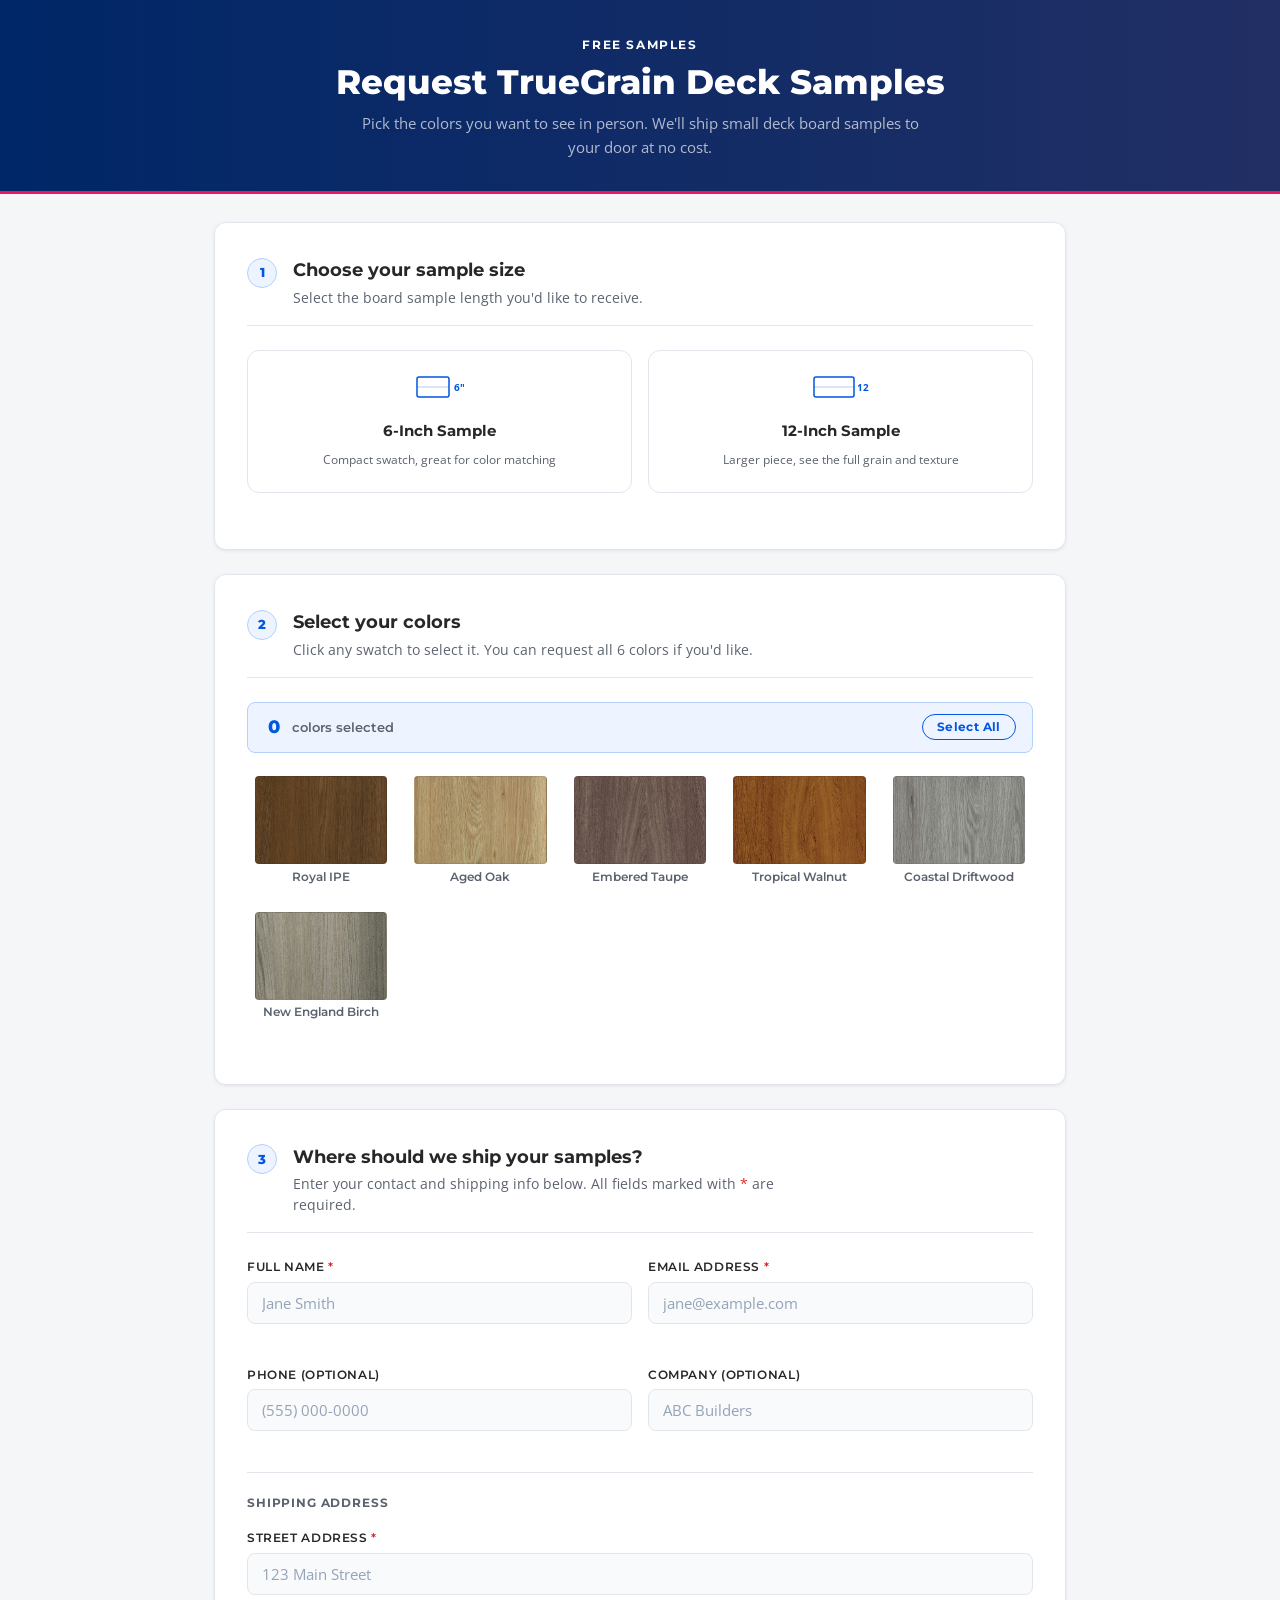
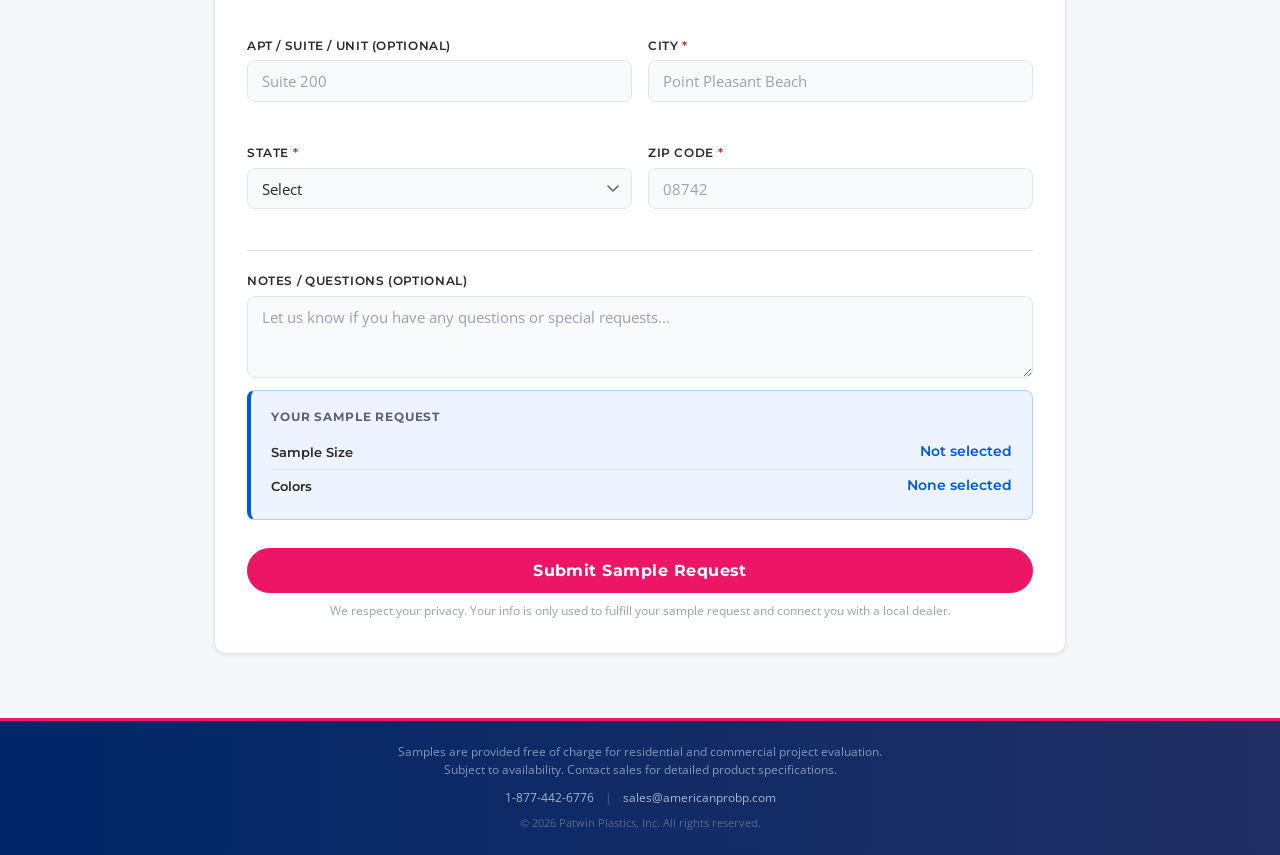
<file: index.html>
<!DOCTYPE html>
<html lang="en">
<head>
  <meta charset="UTF-8" />
  <meta name="viewport" content="width=device-width, initial-scale=1.0" />
  <meta name="description" content="Request free TrueGrain Decking samples. Choose your colors and sample size, and we'll ship them to you at no cost." />
  <meta property="og:title" content="TrueGrain Decking Sample Request" />
  <meta property="og:description" content="Request free deck board samples in the TrueGrain colors you love. Choose 6-inch or 12-inch samples." />
  <meta property="og:type" content="website" />
  <title>TrueGrain Decking Sample Request</title>
  <link rel="preconnect" href="https://fonts.googleapis.com" />
  <link rel="preconnect" href="https://fonts.gstatic.com" crossorigin />
  <link href="https://fonts.googleapis.com/css2?family=Montserrat:wght@400;500;600;700;800&family=Open+Sans:wght@400;500;600&display=swap" rel="stylesheet" />
  <link rel="stylesheet" href="css/style.css" />
</head>
<body>



  <!-- HERO -->
  <section class="hero">
    <div class="hero-inner">
      <p class="hero-eyebrow">Free Samples</p>
      <h1 class="hero-title">Request TrueGrain Deck Samples</h1>
      <p class="hero-sub">Pick the colors you want to see in person. We'll ship small deck board samples to your door at no cost.</p>
    </div>
  </section>

  <!-- MAIN FORM -->
  <main class="form-wrapper">

    <!-- STEP 1: SAMPLE SIZE -->
    <section class="form-card" id="section-size">
      <div class="step-header">
        <div class="step-icon">1</div>
        <div>
          <h2 class="step-title">Choose your sample size</h2>
          <p class="step-desc">Select the board sample length you'd like to receive.</p>
        </div>
      </div>
      <div class="size-grid" id="size-grid" role="radiogroup" aria-label="Sample size selection">
        <div class="size-card" data-size="6" tabindex="0" role="radio" aria-checked="false">
          <div class="size-icon">
            <svg width="48" height="28" viewBox="0 0 48 28" fill="none" xmlns="http://www.w3.org/2000/svg">
              <rect x="1" y="4" width="32" height="20" rx="2" stroke="currentColor" stroke-width="1.5" fill="none"/>
              <line x1="1" y1="14" x2="33" y2="14" stroke="currentColor" stroke-width="0.75" opacity="0.4"/>
              <text x="38" y="18" font-size="10" font-weight="700" fill="currentColor">6"</text>
            </svg>
          </div>
          <span class="size-label">6-Inch Sample</span>
          <span class="size-detail">Compact swatch, great for color matching</span>
        </div>
        <div class="size-card" data-size="12" tabindex="0" role="radio" aria-checked="false">
          <div class="size-icon">
            <svg width="56" height="28" viewBox="0 0 56 28" fill="none" xmlns="http://www.w3.org/2000/svg">
              <rect x="1" y="4" width="40" height="20" rx="2" stroke="currentColor" stroke-width="1.5" fill="none"/>
              <line x1="1" y1="14" x2="41" y2="14" stroke="currentColor" stroke-width="0.75" opacity="0.4"/>
              <text x="44" y="18" font-size="10" font-weight="700" fill="currentColor">12"</text>
            </svg>
          </div>
          <span class="size-label">12-Inch Sample</span>
          <span class="size-detail">Larger piece, see the full grain and texture</span>
        </div>
      </div>
      <span class="form-error" id="size-error"></span>
    </section>

    <!-- STEP 2: COLOR SELECTION -->
    <section class="form-card" id="section-colors">
      <div class="step-header">
        <div class="step-icon">2</div>
        <div>
          <h2 class="step-title">Select your colors</h2>
          <p class="step-desc">Click any swatch to select it. You can request all 6 colors if you'd like.</p>
        </div>
      </div>
      <div class="selection-count" id="selection-count">
        <span class="count-num" id="count-num">0</span>
        <span class="count-text" id="count-text">colors selected</span>
        <button class="btn-select-all" id="btn-select-all" type="button">Select All</button>
      </div>
      <div class="swatch-grid" id="color-swatch-grid" role="group" aria-label="Color selection"></div>
      <span class="form-error" id="color-error"></span>
    </section>

    <!-- STEP 3: YOUR INFO -->
    <section class="form-card" id="section-info">
      <div class="step-header">
        <div class="step-icon">3</div>
        <div>
          <h2 class="step-title">Where should we ship your samples?</h2>
          <p class="step-desc">Enter your contact and shipping info below. All fields marked with <span class="required-star">*</span> are required.</p>
        </div>
      </div>

      <form id="sample-form" novalidate>
        <div class="form-row">
          <div class="form-group">
            <label class="form-label" for="sample-name">Full Name <span class="required-star">*</span></label>
            <input class="form-input" type="text" id="sample-name" placeholder="Jane Smith" autocomplete="name" />
            <span class="form-error" id="sample-name-error"></span>
          </div>
          <div class="form-group">
            <label class="form-label" for="sample-email">Email Address <span class="required-star">*</span></label>
            <input class="form-input" type="email" id="sample-email" placeholder="jane@example.com" autocomplete="email" />
            <span class="form-error" id="sample-email-error"></span>
          </div>
        </div>
        <div class="form-row">
          <div class="form-group">
            <label class="form-label" for="sample-phone">Phone (optional)</label>
            <input class="form-input" type="tel" id="sample-phone" placeholder="(555) 000-0000" autocomplete="tel" />
            <span class="form-error" id="sample-phone-error"></span>
          </div>
          <div class="form-group">
            <label class="form-label" for="sample-company">Company (optional)</label>
            <input class="form-input" type="text" id="sample-company" placeholder="ABC Builders" autocomplete="organization" />
          </div>
        </div>

        <div class="divider"></div>

        <p class="section-subhead">Shipping Address</p>

        <div class="form-row">
          <div class="form-group form-group--full">
            <label class="form-label" for="sample-address">Street Address <span class="required-star">*</span></label>
            <input class="form-input" type="text" id="sample-address" placeholder="123 Main Street" autocomplete="street-address" />
            <span class="form-error" id="sample-address-error"></span>
          </div>
        </div>
        <div class="form-row">
          <div class="form-group">
            <label class="form-label" for="sample-address2">Apt / Suite / Unit (optional)</label>
            <input class="form-input" type="text" id="sample-address2" placeholder="Suite 200" autocomplete="address-line2" />
          </div>
          <div class="form-group">
            <label class="form-label" for="sample-city">City <span class="required-star">*</span></label>
            <input class="form-input" type="text" id="sample-city" placeholder="Point Pleasant Beach" autocomplete="address-level2" />
            <span class="form-error" id="sample-city-error"></span>
          </div>
        </div>
        <div class="form-row form-row--three">
          <div class="form-group">
            <label class="form-label" for="sample-state">State <span class="required-star">*</span></label>
            <select class="form-input form-select" id="sample-state" autocomplete="address-level1">
              <option value="">Select</option>
              <option value="AL">AL</option><option value="AK">AK</option><option value="AZ">AZ</option>
              <option value="AR">AR</option><option value="CA">CA</option><option value="CO">CO</option>
              <option value="CT">CT</option><option value="DE">DE</option><option value="FL">FL</option>
              <option value="GA">GA</option><option value="HI">HI</option><option value="ID">ID</option>
              <option value="IL">IL</option><option value="IN">IN</option><option value="IA">IA</option>
              <option value="KS">KS</option><option value="KY">KY</option><option value="LA">LA</option>
              <option value="ME">ME</option><option value="MD">MD</option><option value="MA">MA</option>
              <option value="MI">MI</option><option value="MN">MN</option><option value="MS">MS</option>
              <option value="MO">MO</option><option value="MT">MT</option><option value="NE">NE</option>
              <option value="NV">NV</option><option value="NH">NH</option><option value="NJ">NJ</option>
              <option value="NM">NM</option><option value="NY">NY</option><option value="NC">NC</option>
              <option value="ND">ND</option><option value="OH">OH</option><option value="OK">OK</option>
              <option value="OR">OR</option><option value="PA">PA</option><option value="RI">RI</option>
              <option value="SC">SC</option><option value="SD">SD</option><option value="TN">TN</option>
              <option value="TX">TX</option><option value="UT">UT</option><option value="VT">VT</option>
              <option value="VA">VA</option><option value="WA">WA</option><option value="WV">WV</option>
              <option value="WI">WI</option><option value="WY">WY</option><option value="DC">DC</option>
            </select>
            <span class="form-error" id="sample-state-error"></span>
          </div>
          <div class="form-group">
            <label class="form-label" for="sample-zip">ZIP Code <span class="required-star">*</span></label>
            <input class="form-input" type="text" id="sample-zip" placeholder="08742" maxlength="10" autocomplete="postal-code" />
            <span class="form-error" id="sample-zip-error"></span>
          </div>
        </div>

        <div class="divider"></div>

        <div class="form-group">
          <label class="form-label" for="sample-notes">Notes / Questions (optional)</label>
          <textarea class="form-input form-textarea" id="sample-notes" rows="3" placeholder="Let us know if you have any questions or special requests..."></textarea>
        </div>

        <!-- SUMMARY -->
        <div class="summary-block" id="summary-block">
          <h3 class="summary-title">Your sample request</h3>
          <div class="summary-row">
            <span class="summary-label">Sample Size</span>
            <span class="summary-value" id="summary-size">Not selected</span>
          </div>
          <div class="summary-row">
            <span class="summary-label">Colors</span>
            <span class="summary-value" id="summary-colors">None selected</span>
          </div>
        </div>

        <button class="btn btn-cta" type="submit" id="sample-submit">Submit Sample Request</button>
        <p class="lead-privacy">We respect your privacy. Your info is only used to fulfill your sample request and connect you with a local dealer.</p>
      </form>

      <!-- SUCCESS MESSAGE -->
      <div class="lead-success" id="form-success" style="display:none;">
        <div class="success-icon">&#10003;</div>
        <h3 class="success-title">Sample request submitted!</h3>
        <p class="success-body">We'll get your samples in the mail shortly. Keep an eye on your inbox for a shipping confirmation.</p>
        <button class="btn btn-primary" id="btn-new-request" style="margin-top:1.25rem;">Submit Another Request</button>
      </div>
    </section>

  </main>

  <!-- FOOTER -->
  <footer class="site-footer">
    <div class="footer-inner">

      <p class="footer-note">Samples are provided free of charge for residential and commercial project evaluation. Subject to availability. Contact sales for detailed product specifications.</p>
      <div class="footer-contact">
        <span>1-877-442-6776</span>
        <span class="footer-sep">|</span>
        <a href="mailto:sales@americanprobp.com">sales@americanprobp.com</a>
      </div>
      <p class="footer-copy">&copy; <span id="footer-year"></span> Patwin Plastics, Inc. All rights reserved.</p>
    </div>
  </footer>

  <div class="toast" id="toast" role="alert" aria-live="assertive"></div>

  <script src="js/app.js"></script>
  <script>document.getElementById('footer-year').textContent = new Date().getFullYear();</script>
</body>
</html>
</file>
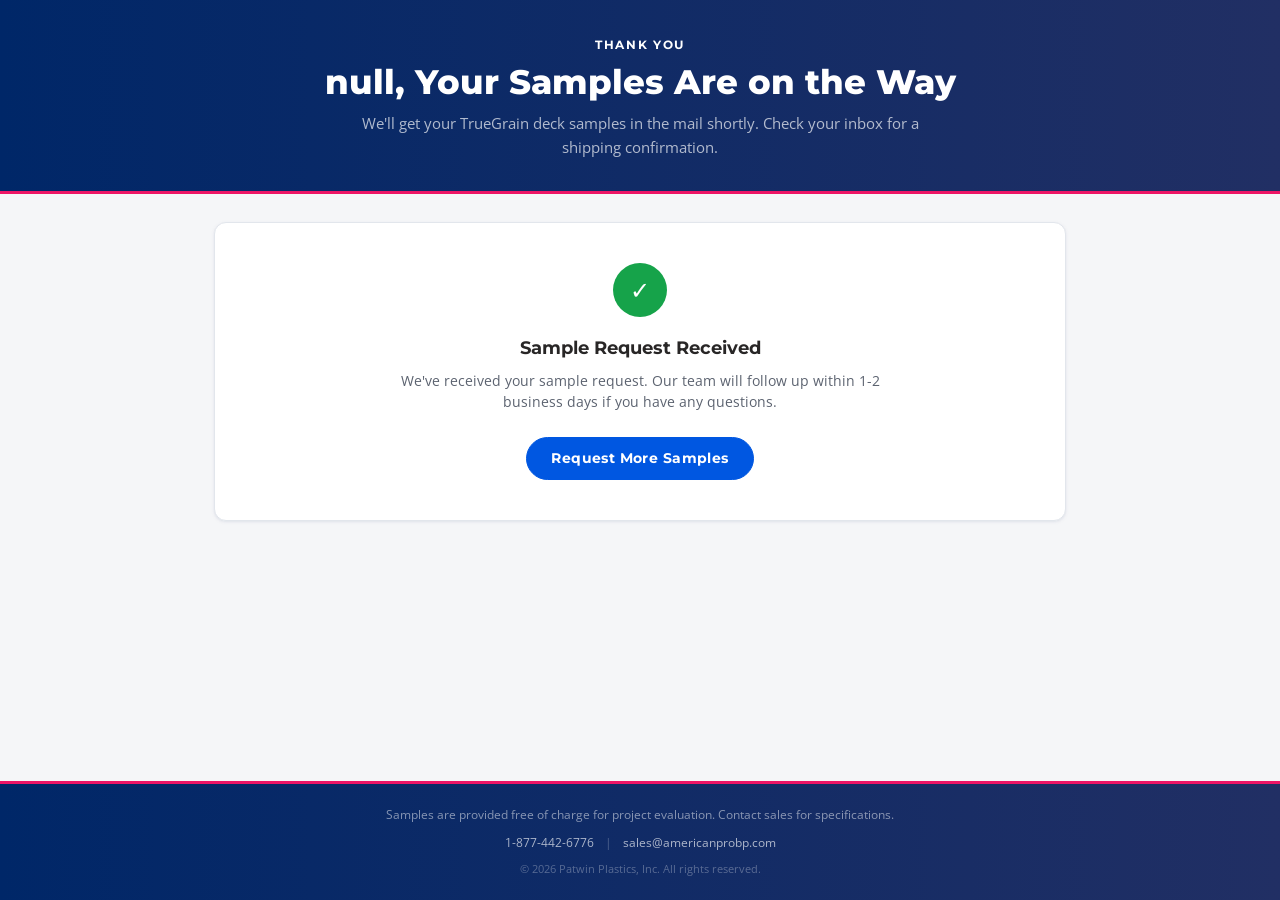
<file: thankyou.html>
<!DOCTYPE html>
<html lang="en">
<head>
  <meta charset="UTF-8" />
  <meta name="viewport" content="width=device-width, initial-scale=1.0" />
  <title>Thank You | TrueGrain Decking Sample Request</title>
  <link rel="preconnect" href="https://fonts.googleapis.com" />
  <link rel="preconnect" href="https://fonts.gstatic.com" crossorigin />
  <link href="https://fonts.googleapis.com/css2?family=Montserrat:wght@400;500;600;700;800&family=Open+Sans:wght@400;500;600&display=swap" rel="stylesheet" />
  <link rel="stylesheet" href="css/style.css" />
</head>
<body>



  <section class="hero">
    <div class="hero-inner">
      <p class="hero-eyebrow">Thank You</p>
      <h1 class="hero-title" id="ty-title">Your Samples Are on the Way</h1>
      <p class="hero-sub">We'll get your TrueGrain deck samples in the mail shortly. Check your inbox for a shipping confirmation.</p>
    </div>
  </section>

  <main class="form-wrapper">
    <section class="form-card" style="text-align:center; padding: 2.5rem 2rem;">
      <div class="success-icon" style="margin:0 auto 1rem;">&#10003;</div>
      <h2 class="step-title" style="margin-bottom: 0.5rem;">Sample Request Received</h2>
      <p class="step-desc" style="max-width: 480px; margin: 0 auto 1.5rem;" id="ty-body">
        We've received your sample request. Our team will follow up within 1-2 business days if you have any questions.
      </p>
      <a class="btn btn-primary" href="index.html">Request More Samples</a>
    </section>
  </main>

  <footer class="site-footer">
    <div class="footer-inner">

      <p class="footer-note">Samples are provided free of charge for project evaluation. Contact sales for specifications.</p>
      <div class="footer-contact">
        <span>1-877-442-6776</span>
        <span class="footer-sep">|</span>
        <a href="mailto:sales@americanprobp.com">sales@americanprobp.com</a>
      </div>
      <p class="footer-copy">&copy; <span id="footer-year"></span> Patwin Plastics, Inc. All rights reserved.</p>
    </div>
  </footer>

  <script>
    document.getElementById('footer-year').textContent = new Date().getFullYear();
    // Personalize with query params
    var params = new URLSearchParams(window.location.search);
    var name = params.get('name');
    if (name) {
      document.getElementById('ty-title').textContent = name + ', Your Samples Are on the Way';
    }
  </script>
</body>
</html>
</file>
<file: css/style.css>
/* =====================================================
   TRUEGRAIN SAMPLE REQUEST FORM - Design System
   Blue primary, dark navy header/footer, white nav.
   Matches Ameridex structure with TrueGrain identity.
   ===================================================== */

:root {
  /* ---- Primary blue (TrueGrain brand) ---- */
  --color-primary:       #0057E1;
  --color-primary-dark:  #0046b8;
  --color-primary-soft:  #eef4ff;

  /* ---- Dark navy (header / footer) ---- */
  --color-dark:          #002768;
  --color-dark-mid:      #212F64;

  /* ---- Accent pink-red (TrueGrain highlights) ---- */
  --color-accent:        #ED1566;
  --color-accent-dark:   #c91058;
  --color-accent-soft:   #fff0f5;

  /* ---- Surfaces ---- */
  --color-bg:            #f5f6f8;
  --color-surface:       #ffffff;
  --color-surface-alt:   #f9fafb;

  /* ---- Borders ---- */
  --color-border:        #e2e6ec;
  --color-border-focus:  #93b8f5;

  /* ---- Text ---- */
  --color-text:          #282626;
  --color-text-muted:    #5c6370;
  --color-text-light:    #94a3b8;

  /* ---- Semantic ---- */
  --color-success:       #16a34a;
  --color-success-soft:  #f0fdf4;
  --color-error:         #dc2626;
  --color-error-bg:      #fef2f2;
  --color-info-bg:       #eef4ff;
  --color-info-border:   #b3d1fa;

  /* ---- Radii ---- */
  --radius-sm:   4px;
  --radius-md:   8px;
  --radius-lg:   12px;
  --radius-xl:   20px;
  --radius-pill: 999px;

  /* ---- Shadows ---- */
  --shadow-card:  0 1px 4px rgba(0,39,104,0.06), 0 1px 2px rgba(0,39,104,0.04);
  --shadow-raise: 0 8px 24px rgba(0,39,104,0.12);

  /* ---- Typography ---- */
  --font-head: 'Montserrat', sans-serif;
  --font-body: 'Open Sans', sans-serif;

  /* ---- Layout ---- */
  --max-w: 900px;
  --step-pad: 2rem;
}

*, *::before, *::after { box-sizing: border-box; margin: 0; padding: 0; }
html { font-size: 16px; scroll-behavior: smooth; }
body {
  font-family: var(--font-body);
  color: var(--color-text);
  background: var(--color-bg);
  line-height: 1.6;
  min-height: 100vh;
  display: flex;
  flex-direction: column;
}
main { flex: 1; }



/* ============================================================
   HERO
   ============================================================ */
.hero {
  background: linear-gradient(90deg, var(--color-dark) 0%, var(--color-dark-mid) 100%);
  padding: 2.25rem 1.5rem 2rem;
  border-bottom: 3px solid var(--color-accent);
}
.hero-inner { max-width: var(--max-w); margin: 0 auto; text-align: center; }
.hero-eyebrow {
  font-family: var(--font-head);
  font-size: 0.72rem;
  font-weight: 700;
  letter-spacing: 0.14em;
  text-transform: uppercase;
  color: #ffffff;
  margin-bottom: 0.5rem;
  display: block;
}
.hero-title {
  font-family: var(--font-head);
  font-size: clamp(1.5rem, 3.5vw, 2.1rem);
  font-weight: 800;
  color: #ffffff;
  line-height: 1.2;
  margin-bottom: 0.6rem;
}
.hero-sub {
  font-size: 0.92rem;
  color: rgba(255,255,255,0.68);
  max-width: 560px;
  margin: 0 auto;
}

/* ============================================================
   FORM WRAPPER
   ============================================================ */
.form-wrapper {
  max-width: var(--max-w);
  margin: 0 auto;
  padding: 1.75rem 1.5rem 4rem;
  width: 100%;
  display: flex;
  flex-direction: column;
  gap: 1.5rem;
}

/* ============================================================
   FORM CARD
   ============================================================ */
.form-card {
  background: var(--color-surface);
  border-radius: var(--radius-lg);
  box-shadow: var(--shadow-card);
  padding: var(--step-pad);
  border: 1px solid var(--color-border);
  animation: cardEnter 0.28s ease both;
}
@keyframes cardEnter {
  from { opacity: 0; transform: translateY(10px); }
  to   { opacity: 1; transform: translateY(0); }
}

.step-header {
  display: flex;
  align-items: flex-start;
  gap: 1rem;
  margin-bottom: 1.5rem;
  padding-bottom: 1rem;
  border-bottom: 1px solid var(--color-border);
}
.step-icon {
  font-size: 0.82rem;
  color: var(--color-primary);
  line-height: 1;
  flex-shrink: 0;
  margin-top: 0.15rem;
  width: 30px;
  height: 30px;
  display: flex;
  align-items: center;
  justify-content: center;
  background: var(--color-primary-soft);
  border: 1.5px solid var(--color-info-border);
  border-radius: 50%;
  font-weight: 800;
  font-family: var(--font-head);
}
.step-title {
  font-family: var(--font-head);
  font-size: 1.15rem;
  font-weight: 700;
  color: var(--color-text);
  margin-bottom: 0.2rem;
}
.step-desc { font-size: 0.87rem; color: var(--color-text-muted); max-width: 540px; line-height: 1.5; }

/* ============================================================
   SIZE SELECTION
   ============================================================ */
.size-grid {
  display: grid;
  grid-template-columns: 1fr 1fr;
  gap: 1rem;
  margin-bottom: 0.5rem;
}

.size-card {
  border: 1.5px solid var(--color-border);
  border-radius: var(--radius-lg);
  padding: 1.4rem 1rem;
  cursor: pointer;
  transition: border-color 0.16s, box-shadow 0.16s, transform 0.12s;
  background: var(--color-surface);
  text-align: center;
  user-select: none;
  display: flex;
  flex-direction: column;
  align-items: center;
  gap: 0.4rem;
}
.size-card:hover {
  border-color: var(--color-primary);
  box-shadow: var(--shadow-card);
  transform: translateY(-2px);
}
.size-card.selected {
  border-color: var(--color-primary);
  box-shadow: 0 0 0 3px rgba(0,87,225,0.15);
  background: var(--color-primary-soft);
}
.size-icon {
  color: var(--color-primary);
  margin-bottom: 0.3rem;
}
.size-card.selected .size-icon { color: var(--color-primary-dark); }
.size-label {
  font-family: var(--font-head);
  font-size: 0.92rem;
  font-weight: 700;
  color: var(--color-text);
}
.size-detail {
  font-size: 0.78rem;
  color: var(--color-text-muted);
}

/* ============================================================
   SELECTION COUNT
   ============================================================ */
.selection-count {
  display: flex;
  align-items: center;
  gap: 0.5rem;
  background: var(--color-info-bg);
  border: 1px solid var(--color-info-border);
  border-radius: var(--radius-md);
  padding: 0.6rem 1rem;
  margin-bottom: 1rem;
}
.count-num {
  font-family: var(--font-head);
  font-size: 1.15rem;
  font-weight: 800;
  color: var(--color-primary);
  min-width: 20px;
  text-align: center;
}
.count-text {
  font-size: 0.82rem;
  color: var(--color-text-muted);
  font-family: var(--font-head);
  font-weight: 600;
}
/* ---- Select All / Deselect All button ---- */
.btn-select-all {
  margin-left: auto;
  font-family: var(--font-head);
  font-size: 0.74rem;
  font-weight: 700;
  letter-spacing: 0.03em;
  color: var(--color-primary);
  background: transparent;
  border: 1.5px solid var(--color-primary);
  border-radius: var(--radius-pill);
  padding: 0.3rem 0.9rem;
  cursor: pointer;
  transition: background 0.16s, color 0.16s, border-color 0.16s;
  white-space: nowrap;
}
.btn-select-all:hover {
  background: var(--color-primary);
  color: #ffffff;
}
.btn-select-all.active {
  background: var(--color-accent-soft);
  color: var(--color-accent);
  border-color: var(--color-accent);
}
.btn-select-all.active:hover {
  background: var(--color-accent);
  color: #ffffff;
}

/* ============================================================
   SWATCH GRID
   ============================================================ */
.swatch-grid {
  display: grid;
  grid-template-columns: repeat(auto-fill, minmax(130px, 1fr));
  gap: 0.75rem;
  margin-bottom: 0.5rem;
}
.swatch-item {
  display: flex; flex-direction: column; align-items: center; gap: 0.4rem;
  cursor: pointer;
  padding: 0.35rem;
  border-radius: var(--radius-md);
  border: 2px solid transparent;
  transition: border-color 0.16s, box-shadow 0.16s;
}
.swatch-item:hover { border-color: var(--color-primary); }
.swatch-item.selected {
  border-color: var(--color-primary);
  box-shadow: 0 0 0 3px rgba(0,87,225,0.15);
}
.swatch-circle {
  width: 100%; aspect-ratio: 3 / 2;
  border-radius: var(--radius-sm);
  border: 1px solid rgba(0,0,0,0.08);
  position: relative;
  overflow: hidden;
  transition: transform 0.15s, box-shadow 0.15s;
  background-color: var(--color-surface-alt);
}
.swatch-item:hover .swatch-circle {
  transform: scale(1.04);
  box-shadow: 0 4px 12px rgba(0,0,0,0.18);
}
.swatch-item.selected .swatch-circle {
  transform: scale(1.04);
  box-shadow: 0 0 0 2px var(--color-primary), 0 4px 14px rgba(0,39,104,0.18);
}
.swatch-label {
  font-family: var(--font-head);
  font-size: 0.72rem;
  font-weight: 600;
  text-align: center;
  color: var(--color-text-muted);
  line-height: 1.2;
}
/* Checkmark badge on selected swatches */
.swatch-item.selected .swatch-circle::before {
  content: '\2713';
  position: absolute;
  top: 4px; right: 4px;
  width: 22px; height: 22px;
  display: flex;
  align-items: center;
  justify-content: center;
  font-size: 0.75rem;
  font-weight: 800;
  color: #ffffff;
  background: var(--color-primary);
  border-radius: 50%;
  box-shadow: 0 1px 3px rgba(0,0,0,0.3);
  z-index: 2;
}

/* ============================================================
   FORMS
   ============================================================ */
.form-row { display: grid; grid-template-columns: 1fr 1fr; gap: 1rem; margin-bottom: 1.25rem; }
.form-row--three { grid-template-columns: 1fr 1fr; }
.form-group { display: flex; flex-direction: column; gap: 0.3rem; }
.form-group--full { grid-column: 1 / -1; }
.form-label {
  font-family: var(--font-head);
  font-size: 0.78rem;
  font-weight: 600;
  text-transform: uppercase;
  letter-spacing: 0.05em;
  color: var(--color-text);
}
.form-input {
  padding: 0.62rem 0.9rem;
  border: 1px solid var(--color-border);
  border-radius: var(--radius-md);
  font-family: var(--font-body);
  font-size: 0.95rem;
  color: var(--color-text);
  background: var(--color-surface-alt);
  transition: border-color 0.16s, box-shadow 0.16s, background 0.16s;
  width: 100%;
}
.form-input::placeholder { color: var(--color-text-light); }
.form-input:focus {
  outline: none;
  border-color: var(--color-primary);
  background: var(--color-surface);
  box-shadow: 0 0 0 3px rgba(0,87,225,0.10);
}
.form-input.error { border-color: var(--color-error); background: var(--color-error-bg); }
.form-error { font-size: 0.77rem; color: var(--color-error); min-height: 1rem; display: block; }
.required-star { color: var(--color-error); }
.form-select {
  appearance: none;
  background-image: url("data:image/svg+xml,%3Csvg xmlns='http://www.w3.org/2000/svg' width='12' height='8' viewBox='0 0 12 8'%3E%3Cpath d='M1 1l5 5 5-5' stroke='%235c6370' stroke-width='1.5' fill='none' stroke-linecap='round' stroke-linejoin='round'/%3E%3C/svg%3E");
  background-repeat: no-repeat;
  background-position: right 0.75rem center;
  padding-right: 2.25rem;
}
.form-textarea {
  resize: vertical;
  min-height: 80px;
  font-family: var(--font-body);
}

.section-subhead {
  font-family: var(--font-head);
  font-size: 0.75rem;
  font-weight: 700;
  text-transform: uppercase;
  letter-spacing: 0.07em;
  color: var(--color-text-muted);
  margin-bottom: 1rem;
}

/* ============================================================
   SUMMARY BLOCK
   ============================================================ */
.summary-block {
  background: var(--color-info-bg);
  border: 1px solid var(--color-info-border);
  border-left: 4px solid var(--color-primary);
  border-radius: var(--radius-md);
  padding: 1rem 1.25rem;
  margin-bottom: 1.25rem;
  margin-top: 0.75rem;
}
.summary-title {
  font-family: var(--font-head);
  font-size: 0.76rem;
  font-weight: 700;
  text-transform: uppercase;
  letter-spacing: 0.07em;
  color: var(--color-text-muted);
  margin-bottom: 0.6rem;
}
.summary-row {
  display: flex;
  justify-content: space-between;
  align-items: center;
  padding: 0.35rem 0;
}
.summary-row + .summary-row {
  border-top: 1px solid var(--color-border);
}
.summary-label {
  font-family: var(--font-head);
  font-size: 0.82rem;
  font-weight: 600;
  color: var(--color-text);
}
.summary-value {
  font-size: 0.85rem;
  color: var(--color-primary);
  font-weight: 600;
  font-family: var(--font-head);
  text-align: right;
  max-width: 60%;
}

/* ============================================================
   DIVIDER
   ============================================================ */
.divider { height: 1px; background: var(--color-border); margin: 1.25rem 0; }

/* ============================================================
   BUTTONS
   ============================================================ */
.btn {
  display: inline-flex; align-items: center; justify-content: center; gap: 0.4rem;
  font-family: var(--font-head);
  font-size: 0.86rem;
  font-weight: 700;
  letter-spacing: 0.03em;
  border-radius: var(--radius-pill);
  padding: 0.6rem 1.5rem;
  cursor: pointer;
  border: 1.5px solid transparent;
  transition: background 0.15s, color 0.15s, border-color 0.15s, box-shadow 0.15s, transform 0.1s;
  text-decoration: none;
  background: none;
}
.btn:active { transform: scale(0.97); }
.btn-primary { background: var(--color-primary); color: #fff; border-color: var(--color-primary); }
.btn-primary:hover { background: var(--color-primary-dark); border-color: var(--color-primary-dark); box-shadow: 0 4px 14px rgba(0,87,225,0.25); }
.btn-cta {
  background: var(--color-accent); color: #ffffff; border-color: var(--color-accent);
  font-size: 0.98rem; padding: 0.75rem 2rem; width: 100%; margin-top: 0.5rem;
}
.btn-cta:hover { background: var(--color-accent-dark); border-color: var(--color-accent-dark); box-shadow: 0 6px 20px rgba(237,21,102,0.28); }
.btn-cta:disabled {
  background: var(--color-text-light);
  border-color: var(--color-text-light);
  cursor: not-allowed;
  box-shadow: none;
}

/* ============================================================
   SUCCESS
   ============================================================ */
.lead-success { text-align: center; padding: 2rem 1rem; }
.success-icon {
  width: 54px; height: 54px;
  background: var(--color-success); color: white; border-radius: 50%;
  font-size: 1.5rem;
  display: flex; align-items: center; justify-content: center;
  margin: 0 auto 0.9rem;
}
.success-title { font-family: var(--font-head); font-size: 1.1rem; font-weight: 700; color: var(--color-success); margin-bottom: 0.35rem; }
.success-body { font-size: 0.87rem; color: var(--color-text-muted); }
.lead-privacy { font-size: 0.73rem; color: var(--color-text-light); text-align: center; margin-top: 0.6rem; }

/* ============================================================
   TOAST
   ============================================================ */
.toast {
  position: fixed; bottom: 1.5rem; left: 50%;
  transform: translateX(-50%) translateY(80px);
  background: var(--color-dark);
  color: #fff;
  font-family: var(--font-head);
  font-size: 0.86rem;
  font-weight: 600;
  padding: 0.65rem 1.4rem;
  border-radius: var(--radius-pill);
  box-shadow: var(--shadow-raise);
  border-left: 4px solid var(--color-accent);
  opacity: 0;
  transition: opacity 0.26s, transform 0.26s;
  pointer-events: none;
  z-index: 9999;
  white-space: nowrap;
}
.toast.show { opacity: 1; transform: translateX(-50%) translateY(0); }

/* ============================================================
   FOOTER
   ============================================================ */
.site-footer {
  background: linear-gradient(90deg, var(--color-dark) 0%, var(--color-dark-mid) 100%);
  border-top: 3px solid var(--color-accent);
  margin-top: auto;
}
.footer-inner { max-width: var(--max-w); margin: 0 auto; padding: 1.4rem 1.5rem; text-align: center; }
.footer-brand { margin-bottom: 0.75rem; }
.footer-logo-text {
  font-family: var(--font-head);
  font-size: 1.25rem;
  font-weight: 800;
  color: #ffffff;
  letter-spacing: 0.02em;
}
.footer-logo-accent {
  color: var(--color-accent);
}
.footer-note { font-size: 0.73rem; color: rgba(255,255,255,0.5); max-width: 520px; margin: 0 auto 0.6rem; line-height: 1.5; }
.footer-contact {
  font-size: 0.78rem;
  color: rgba(255,255,255,0.65);
  margin-bottom: 0.4rem;
}
.footer-contact a {
  color: rgba(255,255,255,0.65);
  text-decoration: none;
  transition: color 0.15s;
}
.footer-contact a:hover { color: #ffffff; }
.footer-sep { margin: 0 0.5rem; opacity: 0.4; }
.footer-copy { font-size: 0.7rem; color: rgba(255,255,255,0.3); }

/* ============================================================
   MOBILE OPTIMIZATION
   ============================================================ */

/* Tablet (768px and below) */
@media (max-width: 768px) {
  :root {
    --step-pad: 1.5rem;
  }

  .hero {
    padding: 1.75rem 1.25rem 1.5rem;
  }
  .hero-title {
    font-size: 1.5rem;
  }
  .hero-sub {
    font-size: 0.85rem;
  }

  .form-wrapper {
    padding: 1.25rem 1rem 3rem;
    gap: 1.25rem;
  }

  .step-title {
    font-size: 1.05rem;
  }

  .summary-row {
    flex-direction: column;
    align-items: flex-start;
    gap: 0.15rem;
  }
  .summary-value {
    max-width: 100%;
    text-align: left;
  }
}

/* Mobile (520px and below) */
@media (max-width: 520px) {
  :root {
    --step-pad: 1.15rem;
  }

  html {
    font-size: 15px;
  }

  .hero {
    padding: 1.5rem 1rem 1.25rem;
  }
  .hero-eyebrow {
    font-size: 0.65rem;
    margin-bottom: 0.35rem;
  }
  .hero-title {
    font-size: 1.3rem;
    margin-bottom: 0.4rem;
  }
  .hero-sub {
    font-size: 0.8rem;
    line-height: 1.5;
  }

  .form-wrapper {
    padding: 1rem 0.75rem 2.5rem;
    gap: 1rem;
  }

  .form-card {
    border-radius: var(--radius-md);
  }

  .step-header {
    gap: 0.7rem;
    margin-bottom: 1rem;
    padding-bottom: 0.75rem;
  }
  .step-icon {
    width: 26px;
    height: 26px;
    font-size: 0.72rem;
  }
  .step-title {
    font-size: 0.95rem;
  }
  .step-desc {
    font-size: 0.8rem;
  }

  /* Size cards: stack vertically */
  .size-grid {
    grid-template-columns: 1fr;
    gap: 0.75rem;
  }
  .size-card {
    padding: 1rem 0.75rem;
    flex-direction: row;
    gap: 0.75rem;
    text-align: left;
  }
  .size-icon {
    margin-bottom: 0;
    flex-shrink: 0;
  }
  .size-card > :not(.size-icon) {
    text-align: left;
  }

  /* Selection count bar */
  .selection-count {
    padding: 0.5rem 0.75rem;
    gap: 0.4rem;
  }
  .count-num {
    font-size: 1rem;
  }
  .count-text {
    font-size: 0.75rem;
  }
  .btn-select-all {
    font-size: 0.68rem;
    padding: 0.25rem 0.7rem;
  }

  /* Swatch grid: 3 columns on mobile */
  .swatch-grid {
    grid-template-columns: repeat(3, 1fr);
    gap: 0.5rem;
  }
  .swatch-item {
    padding: 0.25rem;
  }
  .swatch-label {
    font-size: 0.65rem;
  }
  .swatch-item.selected .swatch-circle::before {
    width: 18px;
    height: 18px;
    font-size: 0.6rem;
    top: 3px;
    right: 3px;
  }

  /* Form fields: stack all */
  .form-row,
  .form-row--three {
    grid-template-columns: 1fr;
    gap: 0.75rem;
    margin-bottom: 1rem;
  }

  .form-label {
    font-size: 0.72rem;
  }
  .form-input {
    padding: 0.7rem 0.8rem;
    font-size: 1rem;
    /* prevent iOS zoom on focus */
    -webkit-text-size-adjust: 100%;
  }
  .form-textarea {
    min-height: 70px;
  }
  .form-error {
    font-size: 0.7rem;
    min-height: 0.85rem;
  }

  .section-subhead {
    font-size: 0.7rem;
    margin-bottom: 0.75rem;
  }

  .divider {
    margin: 1rem 0;
  }

  /* Summary block */
  .summary-block {
    padding: 0.8rem 1rem;
    margin-top: 0.5rem;
    margin-bottom: 1rem;
  }
  .summary-title {
    font-size: 0.7rem;
  }
  .summary-label {
    font-size: 0.76rem;
  }
  .summary-value {
    font-size: 0.78rem;
  }

  /* CTA button: larger touch target */
  .btn-cta {
    font-size: 0.92rem;
    padding: 0.85rem 1.5rem;
    min-height: 48px;
  }
  .btn-primary {
    min-height: 44px;
    padding: 0.6rem 1.25rem;
  }

  .lead-privacy {
    font-size: 0.67rem;
  }

  /* Success panel */
  .lead-success {
    padding: 1.5rem 0.75rem;
  }
  .success-icon {
    width: 46px;
    height: 46px;
    font-size: 1.3rem;
  }
  .success-title {
    font-size: 1rem;
  }

  /* Toast: full width on mobile */
  .toast {
    left: 1rem;
    right: 1rem;
    transform: translateX(0) translateY(80px);
    white-space: normal;
    text-align: center;
    font-size: 0.8rem;
    padding: 0.6rem 1rem;
  }
  .toast.show {
    transform: translateX(0) translateY(0);
  }

  /* Footer */
  .footer-inner {
    padding: 1.25rem 1rem;
  }
  .footer-logo-text {
    font-size: 1.1rem;
  }
  .footer-note {
    font-size: 0.67rem;
  }
  .footer-contact {
    font-size: 0.72rem;
    display: flex;
    flex-direction: column;
    gap: 0.2rem;
  }
  .footer-sep {
    display: none;
  }
  .footer-copy {
    font-size: 0.65rem;
  }
}

/* Small phones (380px and below) */
@media (max-width: 380px) {
  .swatch-grid {
    grid-template-columns: repeat(2, 1fr);
  }

  .hero-title {
    font-size: 1.15rem;
  }

  .size-card {
    padding: 0.85rem 0.65rem;
  }
}

/* Touch device optimizations */
@media (hover: none) and (pointer: coarse) {
  .size-card:hover {
    border-color: var(--color-border);
    box-shadow: none;
    transform: none;
  }
  .size-card.selected:hover {
    border-color: var(--color-primary);
    box-shadow: 0 0 0 3px rgba(0,87,225,0.15);
  }

  .swatch-item:hover {
    border-color: transparent;
  }
  .swatch-item.selected:hover {
    border-color: var(--color-primary);
  }
  .swatch-item:hover .swatch-circle {
    transform: none;
    box-shadow: none;
  }
  .swatch-item.selected:hover .swatch-circle {
    transform: scale(1.04);
    box-shadow: 0 0 0 2px var(--color-primary), 0 4px 14px rgba(0,39,104,0.18);
  }

  .btn-select-all:hover {
    background: transparent;
    color: var(--color-primary);
  }
  .btn-select-all.active:hover {
    background: var(--color-accent-soft);
    color: var(--color-accent);
  }

  /* Ensure all interactive elements meet 44px minimum touch target */
  .size-card {
    min-height: 48px;
  }
  .swatch-item {
    min-height: 44px;
  }
}
</file>
